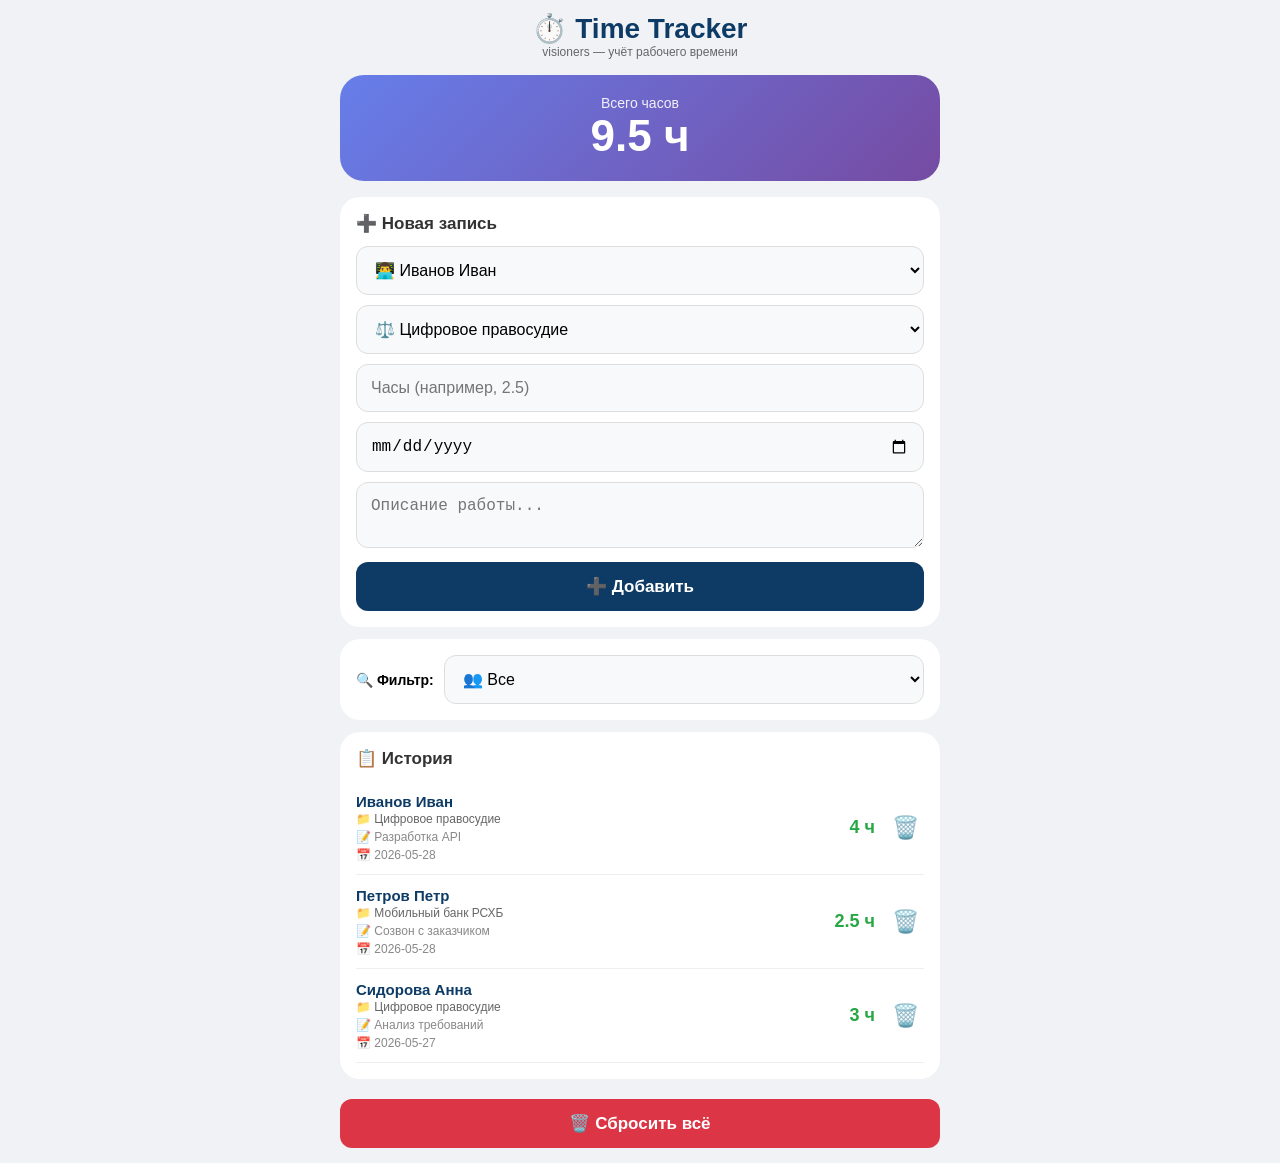
<file: index.html>
<!DOCTYPE html>
<html lang="ru">
<head>
    <meta charset="UTF-8">
    <meta name="viewport" content="width=device-width, initial-scale=1.0, maximum-scale=1.0, user-scalable=yes, viewport-fit=cover">
    <title>Time Tracker Mobile | visioners</title>
    <link rel="stylesheet" href="style_mobile.css">
    <link rel="manifest" href="manifest.json">
</head>
<body>
    <div class="app">
        <header>
            <h1>⏱️ Time Tracker</h1>
            <p>visioners — учёт рабочего времени</p>
        </header>

        <div class="stats-card">
            <div class="stats-label">Всего часов</div>
            <div class="stats-hours" id="totalHours">0 ч</div>
        </div>

        <div class="form-card">
            <div class="form-title">➕ Новая запись</div>
            
            <select id="employeeSelect">
                <option value="1">👨‍💻 Иванов Иван</option>
                <option value="2">👨‍💼 Петров Петр</option>
                <option value="3">👩‍💼 Сидорова Анна</option>
                <option value="4">🧪 Козлов Дмитрий</option>
            </select>
            
            <select id="projectSelect">
                <option value="1">⚖️ Цифровое правосудие</option>
                <option value="2">🏦 Мобильный банк РСХБ</option>
                <option value="3">📊 Платформа аналитики X5</option>
                <option value="4">🏢 Внутренний портал</option>
            </select>
            
            <input type="number" id="hoursInput" placeholder="Часы (например, 2.5)" step="0.5" min="0.5">
            <input type="date" id="dateInput">
            <textarea id="descInput" rows="2" placeholder="Описание работы..."></textarea>
            
            <button id="addBtn">➕ Добавить</button>
        </div>

        <div class="filter-card">
            <span class="filter-label">🔍 Фильтр:</span>
            <select id="filterSelect">
                <option value="all">👥 Все</option>
                <option value="1">👨‍💻 Иванов</option>
                <option value="2">👨‍💼 Петров</option>
                <option value="3">👩‍💼 Сидорова</option>
                <option value="4">🧪 Козлов</option>
            </select>
        </div>

        <div class="records-card">
            <div class="card-title">📋 История</div>
            <div id="recordsList" class="records-list">
                <div class="empty-msg">Нет записей</div>
            </div>
        </div>

        <button id="resetBtn" class="reset-btn">🗑️ Сбросить всё</button>
    </div>
    <script src="script_mobile.js"></script>
</body>
</html>
</file>
<file: style_mobile.css>
* {
    margin: 0;
    padding: 0;
    box-sizing: border-box;
    -webkit-tap-highlight-color: transparent;
}

body {
    font-family: -apple-system, 'Segoe UI', 'Roboto', sans-serif;
    background: #f0f2f5;
    padding: 12px;
}

.app {
    max-width: 600px;
    margin: 0 auto;
}

header {
    text-align: center;
    margin-bottom: 16px;
}

header h1 {
    font-size: 28px;
    color: #0d3b66;
}

header p {
    font-size: 12px;
    color: #666;
}

.stats-card {
    background: linear-gradient(135deg, #667eea, #764ba2);
    padding: 20px;
    border-radius: 24px;
    text-align: center;
    margin-bottom: 16px;
}

.stats-label {
    font-size: 14px;
    color: rgba(255,255,255,0.9);
}

.stats-hours {
    font-size: 44px;
    font-weight: bold;
    color: white;
}

.form-card, .filter-card, .records-card {
    background: white;
    padding: 16px;
    border-radius: 20px;
    margin-bottom: 12px;
}

.form-title, .card-title {
    font-weight: bold;
    font-size: 17px;
    margin-bottom: 12px;
    color: #333;
}

select, input, textarea {
    width: 100%;
    padding: 14px;
    margin-bottom: 10px;
    border: 1px solid #ddd;
    border-radius: 12px;
    font-size: 16px;
    background: #f8f9fa;
}

button {
    width: 100%;
    padding: 14px;
    background: #0d3b66;
    color: white;
    border: none;
    border-radius: 12px;
    font-size: 17px;
    font-weight: bold;
    cursor: pointer;
}

button:active {
    transform: scale(0.98);
}

.filter-card {
    display: flex;
    align-items: center;
    gap: 10px;
    flex-wrap: wrap;
}

.filter-label {
    font-weight: bold;
    font-size: 14px;
}

.filter-card select {
    flex: 1;
    margin-bottom: 0;
}

.records-list {
    max-height: 350px;
    overflow-y: auto;
}

.record-item {
    display: flex;
    justify-content: space-between;
    align-items: center;
    padding: 12px 0;
    border-bottom: 1px solid #eee;
}

.record-info {
    flex: 1;
}

.record-employee {
    font-weight: bold;
    font-size: 15px;
    color: #0d3b66;
}

.record-project {
    font-size: 12px;
    color: #666;
    margin-top: 2px;
}

.record-desc {
    font-size: 12px;
    color: #888;
    margin-top: 4px;
}

.record-hours {
    font-size: 18px;
    font-weight: bold;
    color: #28a745;
    margin-right: 12px;
}

.delete-btn {
    background: none;
    border: none;
    font-size: 22px;
    cursor: pointer;
    color: #999;
    padding: 5px;
    width: auto;
}

.delete-btn:active {
    color: #dc3545;
}

.empty-msg {
    text-align: center;
    color: #999;
    padding: 40px;
}

.reset-btn {
    background: #dc3545;
    margin-top: 8px;
}

.reset-btn:active {
    background: #c82333;
}

@media (max-width: 480px) {
    body {
        padding: 8px;
    }
    .stats-hours {
        font-size: 36px;
    }
}
</file>
